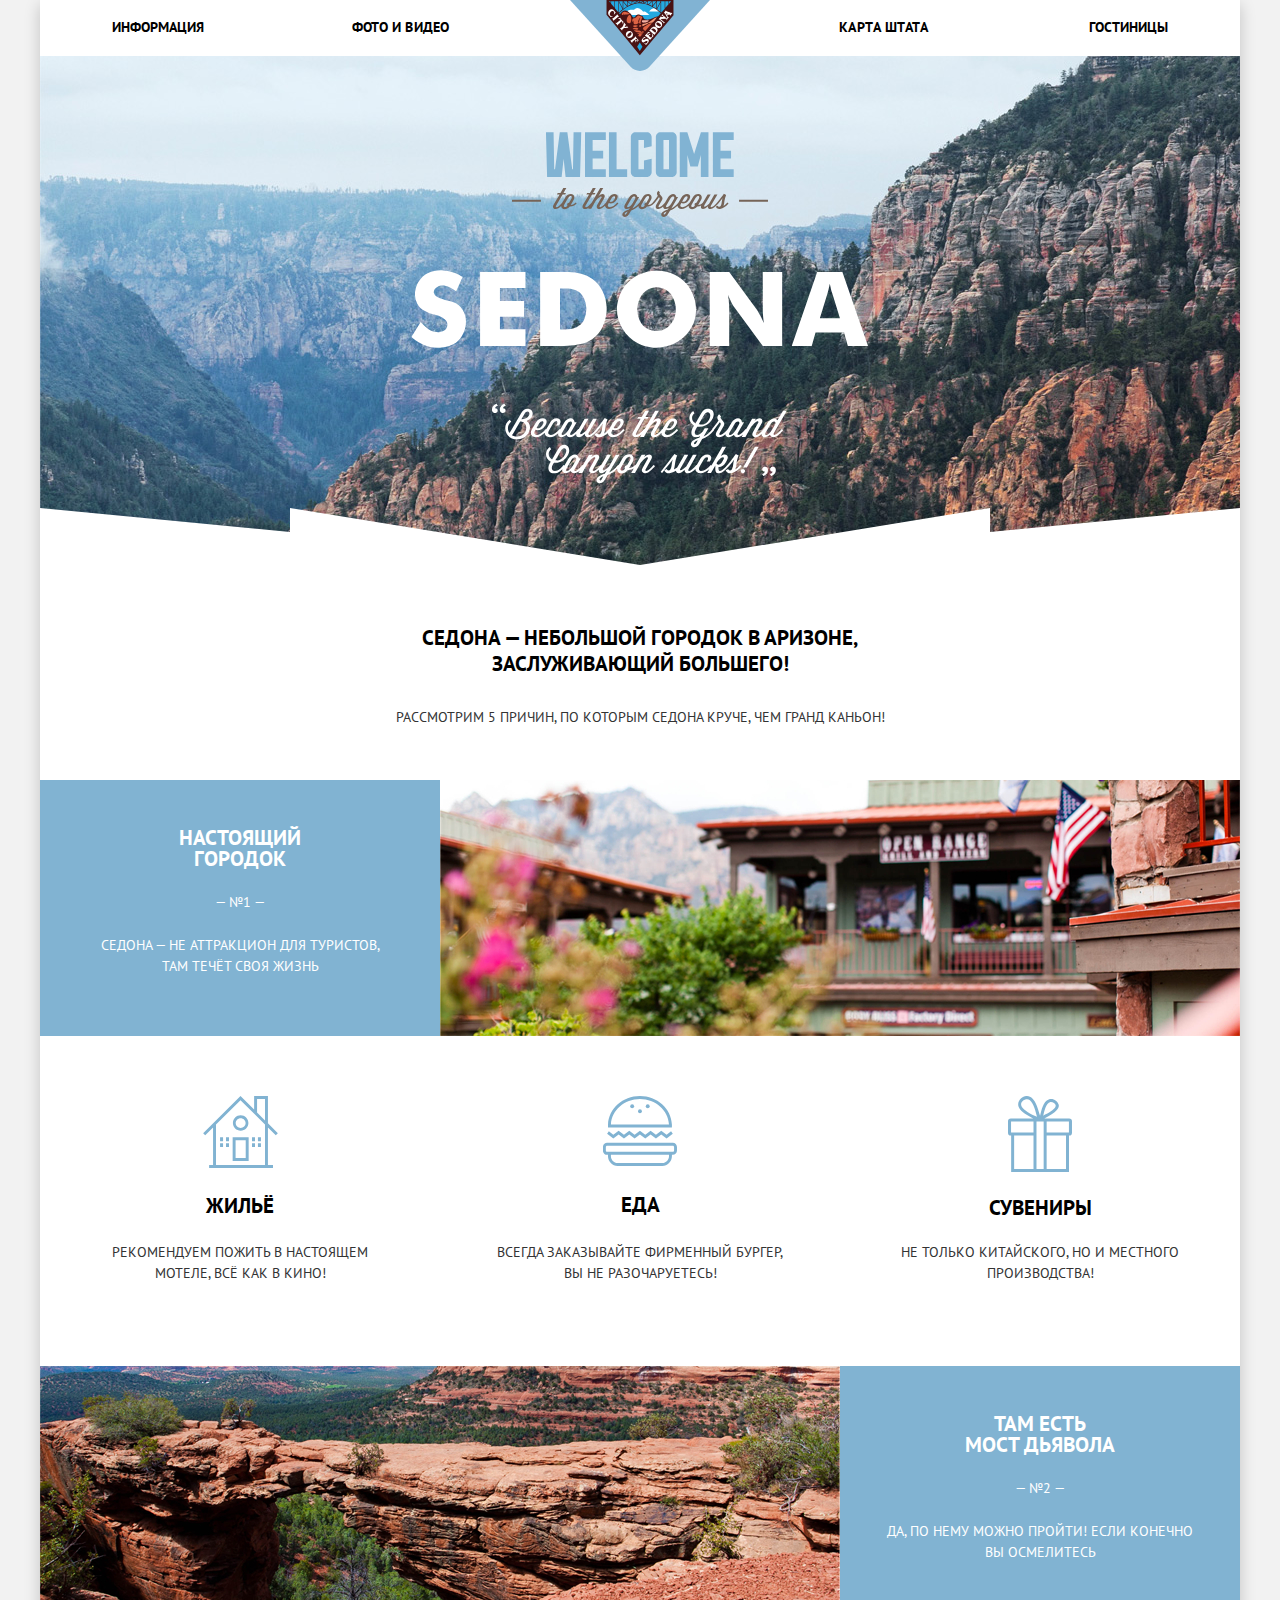
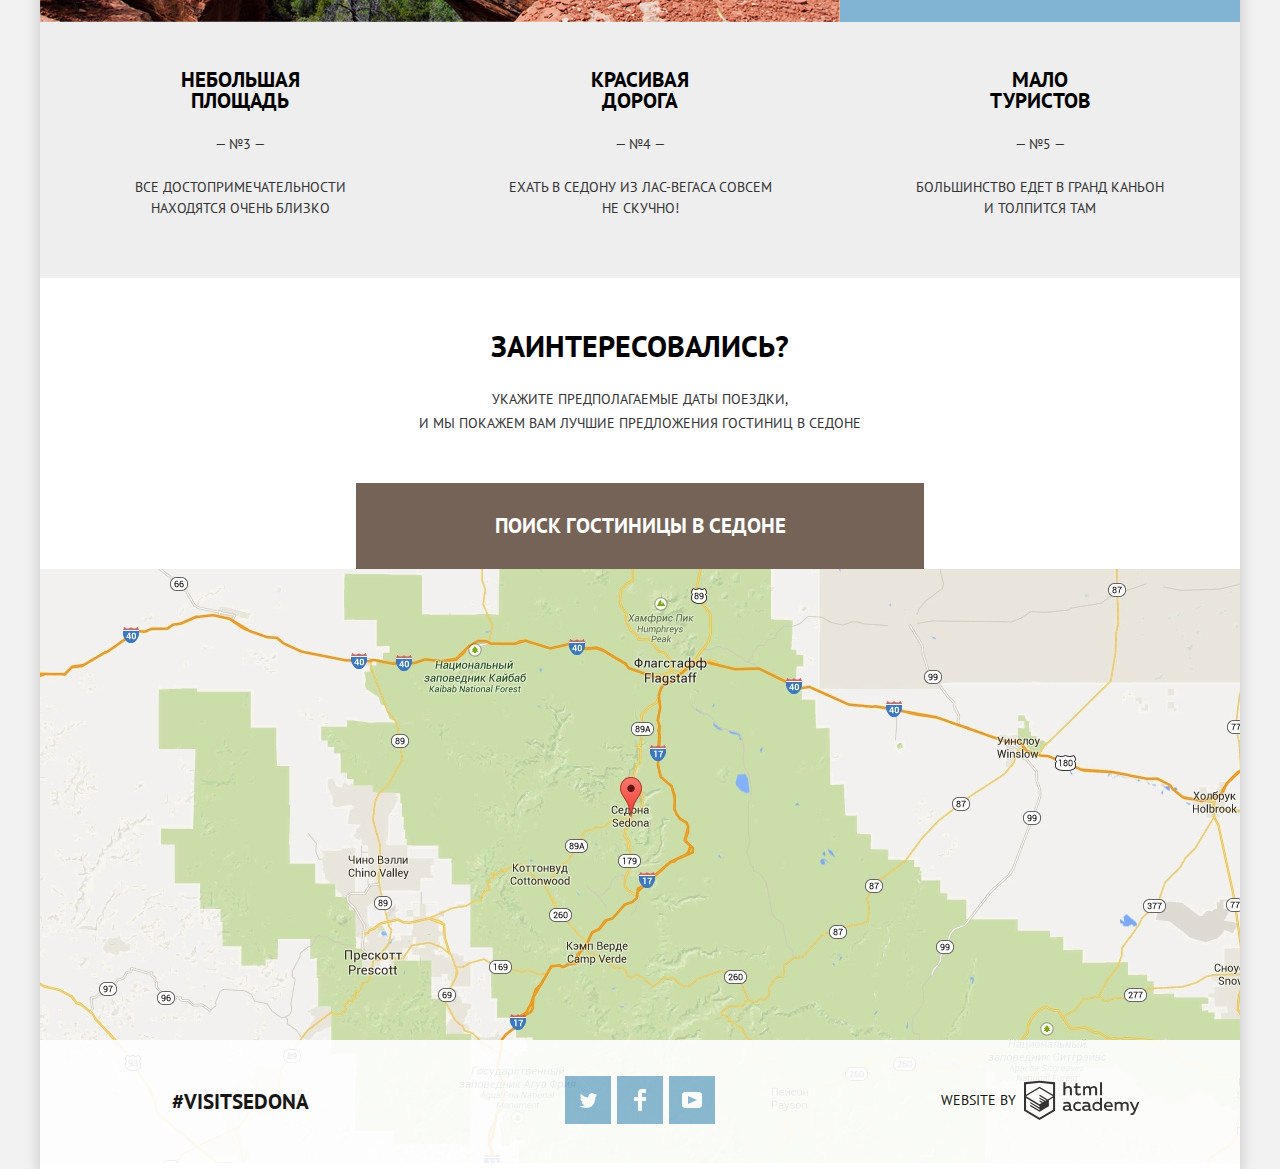
<file: index.html>
<!DOCTYPE html>
<html lang="ru">
  <head>
    <meta charset="utf-8">
    <title>HTML Academy: Седона</title>
    <link href="https://fonts.googleapis.com/css?family=PT+Sans:400,700&amp;subset=cyrillic" rel="stylesheet">
    <link rel="stylesheet" type="text/css" href="css/normalize.css">
    <link rel="stylesheet" type="text/css" href="css/style-mini.css">
  </head>
  <body>
    <div class="container">
      <header class="main-header">
        <nav class="main-navigation">
          <a class="main-header-logo">
            <img src="img/logo-city-sedona.svg" width="140" height="72" alt="Логотип города Седона">
          </a>
          <ul class="site-navigation">
            <li>
              <a class="link-style"  href="info.html">Информация</a>
            </li>
            <li>
              <a class="link-style" href="photo&video.html">Фото и видео</a>
            </li>
            <li>
              <a class="link-style" href="map.html">Карта штата</a>
            </li>
            <li>
              <a class="link-style" href="hotels.html">Гостиницы</a>
            </li>
          </ul>
        </nav>
      </header>
      <main>
        <h1 class="visually-hidden">Сайт курорта Седона</h1>
        <section class="greeting">
          <h2 class="visually-hidden">Добро пожаловать в Седону!</h2>
          <img class="welcome" src="img/welcome.svg" width="458" height="352" alt="Welcome -to the gordeous- Sedona">    
        </section>
        <section class="features">
          <h2 class="visually-hidden">Преимущества Седоны</h2>
          <b>Седона — небольшой городок в Аризоне,<span class="line-break"> заслуживающий большего!</span></b>
          <p>Рассмотрим 5 причин, по которым Седона круче, чем Гранд Каньон!</p>
          <ul class="features-items">
            <li class="blue">
              <h3>Настоящий<span class="line-break">городок</span></h3>
              <p>— №1 —</p>
              <p>Седона — не аттракцион для туристов,<span class="line-break"> там течёт своя жизнь</span></p>
            </li>
            <li class="photo">
              <img src="img/city.jpg" width="800" height="256" alt="Виды на улице Седоны">
            </li>
            <li class="icons">
              <svg xmlns="http://www.w3.org/2000/svg" width="75" height="72" viewBox="0 0 75 72"><g fill="#81B3D2"><path d="M29.656 65.033h16V41.21h-16v23.823zm2.937-20.899h10.125V62.11H32.593V44.134z"/><path d="M72.771 39.253l2.076-2.068-9.908-9.865V0H51.127v13.567L37.5 0 .152 37.185l2.077 2.068 7.832-7.795v37.618H6.124V72h63.875v-2.924H64.94V31.458l7.831 7.795zM62.002 69.076H12.999V28.534L37.5 4.149l24.502 24.385v40.542zm0-44.682l-7.938-7.902V2.924h7.938v21.47z"/><path d="M29.906 27.08c0 4.261 3.47 7.713 7.75 7.713 4.279 0 7.75-3.452 7.75-7.713 0-4.259-3.471-7.713-7.75-7.713-4.281 0-7.75 3.454-7.75 7.713zm7.75-4.945c2.744 0 4.969 2.214 4.969 4.945 0 2.732-2.225 4.948-4.969 4.948-2.746 0-4.97-2.216-4.97-4.948 0-2.731 2.225-4.945 4.97-4.945zM17.061 41.21h3v3.919h-3zM22.999 41.21h3v3.919h-3zM17.061 47.182h3v3.919h-3zM22.999 47.182h3v3.919h-3zM48.998 41.21h3v3.919h-3zM54.936 41.21h3v3.919h-3zM48.998 47.182h3v3.919h-3zM54.936 47.182h3v3.919h-3z"/></g></svg>
              <h3>Жильё</h3>
              <p>Рекомендуем пожить в настоящем<span class="line-break">мотеле, всё как в кино!</span></p>
            </li>
            <li class="icons">
              <svg xmlns="http://www.w3.org/2000/svg" width="74" height="70" viewBox="0 0 74 70"><g fill="#81B3D2"><path d="M69.854 46.71H4.051c-2.274 0-4.135 1.94-4.135 4.313v3.504c0 2.372 1.861 4.313 4.135 4.313h.93v1.053c0 5.536 4.341 10.065 9.648 10.065h44.646c5.306 0 9.648-4.529 9.648-10.065V58.84h.93c2.274 0 4.135-1.941 4.135-4.313v-3.504c0-2.373-1.86-4.313-4.134-4.313zm-3.848 13.184c0 3.871-3.019 7.021-6.73 7.021H14.629c-3.711 0-6.731-3.15-6.731-7.021v-1.053h58.107v1.053zm5.065-5.367c0 .688-.558 1.271-1.218 1.271H4.051c-.66 0-1.217-.582-1.217-1.271v-3.504c0-.688.558-1.271 1.217-1.271h65.802c.66 0 1.218.582 1.218 1.271v3.504zM15.634 38.406l5.323 4.059 5.326-4.059 5.328 4.059 5.328-4.059 5.328 4.059 5.329-4.059 5.327 4.059 5.33-4.06 5.336 4.059 6.194-4.712-1.72-2.459-4.474 3.403-5.336-4.057-5.33 4.056-5.327-4.057-5.329 4.057-5.328-4.057-5.328 4.057-5.328-4.057-5.325 4.057-5.323-4.057-5.327 4.057-4.467-3.401-1.721 2.457 6.188 4.714zM7.978 31.544H68.855c.041-.619.069-1.241.069-1.87 0-.394-.016-.783-.032-1.173C68.227 12.657 54.186 0 36.952 0 19.719 0 5.677 12.657 5.013 28.501c-.017.39-.032.78-.032 1.173 0 .629.028 1.251.07 1.87h2.927zM36.952 3.043c15.591 0 28.35 11.316 29.021 25.458H7.931c.673-14.142 13.43-25.458 29.021-25.458z"/><ellipse cx="36.952" cy="15.26" rx="1.945" ry="2.03"/><ellipse cx="29.172" cy="10.23" rx="1.946" ry="2.03"/><ellipse cx="44.732" cy="10.23" rx="1.946" ry="2.03"/></g></svg>
              <h3>Еда</h3>
              <p>Всегда заказывайте фирменный бургер,<span class="line-break">вы не разочаруетесь!</span></p>
            </li>
            <li class="icons">
              <svg xmlns="http://www.w3.org/2000/svg" width="64" height="76" viewBox="0 0 64 76"><path fill-rule="evenodd" clip-rule="evenodd" fill="#81B3D2" d="M61.097 22.501H36.312C50.125 15.602 51.229 11.25 50.72 8.816c-1.162-3.963-5.692-7.023-10.002-5.407-5.569 2.089-7.137 10.388-8.644 16.387-1.924-6.07-3.784-13.814-8.136-17.737C22.677.921 20.843-.205 18.175.031c-4.026.356-9.802 5.382-7.458 10.981 2.251 5.378 9.687 8.777 14.578 11.489H2.879A2.882 2.882 0 0 0 0 25.37v11.322a2.882 2.882 0 0 0 2.879 2.869h.274V76h57.841V39.561h.103a2.882 2.882 0 0 0 2.88-2.869V25.37a2.882 2.882 0 0 0-2.88-2.869zM42.413 5.944c2.103-.31 4.982 1.299 5.255 3.209.393 2.756-3.4 5.255-5.086 6.421-2.523 1.744-4.928 2.643-7.287 4.055.884-3.69 2.549-13.011 7.118-13.685zm-22.882 9.968c-2.225-1.485-6.544-4.431-6.44-7.771.112-3.595 5.743-6.57 8.814-3.886 3.856 3.371 5.713 11.105 7.119 16.557-3.249-1.539-6.328-2.788-9.493-4.9zm5.972 57.114H6.136V39.561h19.368v33.465zm0-36.502H3.046V25.538h22.457v10.986zm10.157 0v36.503h-7.174V25.538h7.174v10.986zm22.351 36.502H38.644V39.561h19.367v33.465zm2.92-36.502H38.644V25.538h22.287v10.986z"/></svg>
              <h3>Сувениры</h3>
              <p>Не только китайского, но и местного<span class="line-break"> производства!</span></p>          
            </li>
            <li class="photo">
              <img src="img/devil-brige.jpg" width="800" height="256" alt="Вид на Мост Дьявола">
            </li>
            <li class="blue">
              <h3>Там есть<span class="line-break">Мост дьявола</span></h3>
              <p>— №2 —</p>
              <p>Да, по нему можно пройти! Если конечно<span class="line-break"> вы осмелитесь</span></p>
            </li>
            <li class="grey">
              <h3>Небольшая<span class="line-break">площадь</span></h3>
              <p>— №3 —</p>
              <p>Все достопримечательности<span class="line-break">находятся очень близко</span></p>
            </li>
            <li class="grey">
              <h3>Красивая<span class="line-break">дорога</span></h3>
              <p>— №4 —</p>
              <p>Ехать в Седону из Лас-Вегаса совсем<span class="line-break">не скучно!</span></p>
            </li>
            <li class="grey">
              <h3>Мало<span class="line-break">туристов</span></h3>
              <p>— №5 —</p>
              <p>Большинство едет в гранд каньон<span class="line-break">и толпится там</span></p>
            </li>
          </ul>     
        </section>
        <section class="search">
          <h2 class="visually-hidden">Карта и поиск жилья</h2>
          <b>Заинтересовались?</b>
          <p>Укажите предполагаемые даты поездки,<span class="line-break"> и мы покажем вам лучшие предложения гостиниц в Седоне</span></p>
          
          <div class="relativ-wrap">
            <button class="search-form-button relativ-wrap" type="button">Поиск гостиницы в Седоне</button>                  
            <section class="search-form-modal">
              <h2 class="visually-hidden">Форма поиска гостиницы</h2>
              <form class="searh-form" method="get" action="https://echo.htmlacademy.ru">
               <p>
                <label for="date-arrival"> Дата заезда:</label>
                <input type="text" name="date-arrival" id="date-arrival" placeholder="24 апреля 2017">
                <button class="calendar-arrival" type="button" name="calendar-arrival">Выбор даты заезда
                  <svg xmlns="http://www.w3.org/2000/svg" width="21" height="22" viewBox="0 0 21 22">
                    <path fill="#cacaca" d="M19.251 2.025h-2.845V.648c0-.381-.294-.689-.656-.689-.363 0-.656.308-.656.689v1.377h-3.938V.648c0-.381-.294-.689-.655-.689-.363 0-.657.308-.657.689v1.377H5.906V.648c0-.381-.294-.689-.656-.689-.363 0-.657.308-.657.689v1.377H1.75C.784 2.025 0 2.847 0 3.862v16.302C0 21.179.784 22 1.75 22h17.501c.966 0 1.749-.821 1.749-1.836V3.862c0-1.015-.783-1.837-1.749-1.837zm.437 18.139a.448.448 0 0 1-.437.459H1.75a.45.45 0 0 1-.438-.459V3.862a.45.45 0 0 1 .438-.459h2.844v1.378c0 .381.294.689.657.689.362 0 .656-.308.656-.689V3.403h3.938v1.378c0 .381.294.689.657.689.361 0 .655-.308.655-.689V3.403h3.938v1.378c0 .381.293.689.656.689.362 0 .656-.308.656-.689V3.403h2.845c.241 0 .437.206.437.459v16.302z"/>
                    <path fill="#cacaca" d="M4.594 8.225h2.625v2.066H4.594zM4.594 11.668h2.625v2.067H4.594zM4.594 15.112h2.625v2.066H4.594zM9.188 15.112h2.625v2.066H9.188zM9.188 11.668h2.625v2.067H9.188zM9.188 8.225h2.625v2.066H9.188zM13.781 15.112h2.625v2.066h-2.625zM13.781 11.668h2.625v2.067h-2.625zM13.781 8.225h2.625v2.066h-2.625z"/>
                  </svg>
                </button>
               </p>
               <p>
                <label for="date-departure" >Дата выезда:</label>
                <input type="text" name="date-departure" id="date-departure" placeholder="4 июля 2017">
                <button class="calendar-departure" type="button" name="calendar-departure">Выбор даты выезда 
                  <svg xmlns="http://www.w3.org/2000/svg" width="21" height="22" viewBox="0 0 21 22">
                    <path fill="#cacaca" d="M19.251 2.025h-2.845V.648c0-.381-.294-.689-.656-.689-.363 0-.656.308-.656.689v1.377h-3.938V.648c0-.381-.294-.689-.655-.689-.363 0-.657.308-.657.689v1.377H5.906V.648c0-.381-.294-.689-.656-.689-.363 0-.657.308-.657.689v1.377H1.75C.784 2.025 0 2.847 0 3.862v16.302C0 21.179.784 22 1.75 22h17.501c.966 0 1.749-.821 1.749-1.836V3.862c0-1.015-.783-1.837-1.749-1.837zm.437 18.139a.448.448 0 0 1-.437.459H1.75a.45.45 0 0 1-.438-.459V3.862a.45.45 0 0 1 .438-.459h2.844v1.378c0 .381.294.689.657.689.362 0 .656-.308.656-.689V3.403h3.938v1.378c0 .381.294.689.657.689.361 0 .655-.308.655-.689V3.403h3.938v1.378c0 .381.293.689.656.689.362 0 .656-.308.656-.689V3.403h2.845c.241 0 .437.206.437.459v16.302z"/>
                    <path fill="#cacaca" d="M4.594 8.225h2.625v2.066H4.594zM4.594 11.668h2.625v2.067H4.594zM4.594 15.112h2.625v2.066H4.594zM9.188 15.112h2.625v2.066H9.188zM9.188 11.668h2.625v2.067H9.188zM9.188 8.225h2.625v2.066H9.188zM13.781 15.112h2.625v2.066h-2.625zM13.781 11.668h2.625v2.067h-2.625zM13.781 8.225h2.625v2.066h-2.625z"/>
                  </svg>
                </button>
               </p>            
               <p class="number-person">
                <label for="number-of-adults">Взрослые:</label>
                <button class="minus-adults" type="button" name="minus-adults">Убавить количество взрослых</button>
                <input type="text" name="number-of-adults" id="number-of-adults" maxlength="1" pattern="\d" placeholder="2" >
                <button class="pluse-adults" type="button" name="pluse-adults">Добавить количество взрослых</button>
                <label for="number-of-children">Дети:</label>
                <button class="minus-children" type="button" name="minus-children">Убавить количество детей</button>  
                <input type="text" name="number-of-children" id="number-of-children" maxlength="1" pattern="\d" placeholder="0">
                <button class="pluse-children" type="button" name="pluse-children">Добавить количество детей</button>
               </p>
               <button class="find" type="submit" >Найти</button>
              </form>
            </section>      
          </div>
          <div class="relativ-wrap">
            <iframe class="interactive-map" src="https://www.google.com/maps/embed?pb=!1m18!1m12!1m3!1d592551.1759849293!2d-111.8697868178555!3d34.869618891754264!2m3!1f0!2f0!3f0!3m2!1i1024!2i768!4f13.1!3m3!1m2!1s0x872da132f942b00d%3A0x5548c523fa6c8efd!2z0KHQtdC00L7QvdCwLCDQkNGA0LjQt9C-0L3QsCA4NjMzNiwg0KHQqNCQ!5e0!3m2!1sru!2sru!4v1545480810136" width="1200" height="474" style="border:0" allowfullscreen aria-label="Интерактивная дорожная карта окрестностей Седоны"></iframe>
            <img src="img/map.jpg" width="1200" height="594" alt="Дорожная карта окрестностей Седоны">
          </div>
        </section>
      </main>
      <footer class="main-footer relativ-footer">
        <a class="link-style visitsedona" href="#">#visitsedona</a>
        <ul class="footer-social">
          <li>
            <a class="twitter opacity" href="#">Твитер
              <svg xmlns="http://www.w3.org/2000/svg" xmlns:xlink="http://www.w3.org/1999/xlink" width="17" height="15" viewBox="0 0 17 15">
                <path fill="#FFF" d="M10.95.144c1.685-.496 2.984.27 3.577 1.179.673-.231 1.331-.481 2.011-.708a2.345 2.345 0 0 1-.857 1.768c.685.17 1.304-.491 1.304-.491-.169 1-1.006 1.788-1.563 2.024-.231 6.75-3.175 11.217-10.077 11.082h-.446c-.41 0-4.164-.46-4.898-1.887 2.271.196 3.893-.422 4.693-1.177-.96-.3-2.679-.477-2.979-2.95.349.106.564.228 1.19.119C1.705 8.247.374 7.53.448 5.33c.285.328 1.067.536 1.34.472C1.085 5.561-.182 2.442.894.85c1.818 1.854 3.735 3.606 7.152 3.773C8.254 2.33 9.183.793 10.95.144z"/>
              </svg>
            </a>
          </li>
          <li>
            <a class="facebook opacity" href="#">Фейсбук
              <svg xmlns="http://www.w3.org/2000/svg" width="12" height="22" viewBox="0 0 12 22">
                <path fill="#FFF" d="M12 4V0H8a4 4 0 0 0-4 4v4H0v4h4v10h4V12h4V8H8V4h4z"/>
              </svg>
            </a>
          </li>
          <li>
            <a class="youtube opacity" href="#">Ютуб
              <svg xmlns="http://www.w3.org/2000/svg" xmlns:xlink="http://www.w3.org/1999/xlink" width="20" height="16" viewBox="0 0 20 16">
                <path fill="#FFF" d="M17 0H3C1.35 0 0 1.35 0 3v10c0 1.65 1.35 3 3 3h14c1.65 0 3-1.35 3-3V3c0-1.65-1.35-3-3-3zM6.027 11.998V4.002L15.014 8l-8.987 3.998z"/>
              </svg>
            </a>
          </li>
        </ul>
        <p class="footer-copyright">
          <span>website by</span>
          <a class="Academy" href="https://htmlacademy.ru/intensive/htmlcss" target="blank">
            <svg xmlns="http://www.w3.org/2000/svg" width="115" height="41" aria-label="Логотип HTML-Academy" data-name="Layer 1" viewBox="0 0 113 39">
              <path fill="#231f20" d="M46.84 28.22a2.07 2.07 0 0 0 .58-.11v1.4a3.41 3.41 0 0 1-1.24.22 1.75 1.75 0 0 1-1.75-1 5.08 5.08 0 0 1-3.3 1.13c-1.59 0-3.06-.87-3.06-2.68 0-2.24 2.08-2.93 3.9-2.93a11.63 11.63 0 0 1 2.28.26v-.31c0-1.09-.8-1.86-2.3-1.86a7.79 7.79 0 0 0-3.15.67v-1.79a10.72 10.72 0 0 1 3.35-.58c2.48 0 4 1.18 4 3.83v3.14a.57.57 0 0 0 .69.61zm-6.76-1.19a1.42 1.42 0 0 0 1.64 1.29 3.56 3.56 0 0 0 2.53-1v-1.51a10.21 10.21 0 0 0-1.9-.22c-1.1.01-2.27.35-2.27 1.45zM53.06 20.62a5.29 5.29 0 0 1 2.7.67v1.79a4.28 4.28 0 0 0-2.42-.73 2.89 2.89 0 1 0 0 5.76 5.26 5.26 0 0 0 2.55-.67v1.8a6.58 6.58 0 0 1-2.9.6 4.42 4.42 0 0 1-4.72-4.54 4.54 4.54 0 0 1 4.79-4.68zM65.84 28.22a2.07 2.07 0 0 0 .58-.11v1.4a3.41 3.41 0 0 1-1.24.22 1.75 1.75 0 0 1-1.75-1 5.08 5.08 0 0 1-3.3 1.13c-1.59 0-3.06-.87-3.06-2.68 0-2.24 2.08-2.93 3.9-2.93a11.63 11.63 0 0 1 2.28.26v-.31c0-1.09-.8-1.86-2.3-1.86a7.79 7.79 0 0 0-3.15.67v-1.79a10.72 10.72 0 0 1 3.35-.58c2.48 0 4 1.18 4 3.83v3.14a.57.57 0 0 0 .69.61zm-6.76-1.19a1.42 1.42 0 0 0 1.64 1.29 3.56 3.56 0 0 0 2.53-1v-1.51a10.21 10.21 0 0 0-1.9-.22c-1.11.01-2.27.35-2.27 1.45zM76.67 16.85v12.76h-1.76v-1.39a4.07 4.07 0 0 1-3.35 1.62 4.62 4.62 0 0 1 0-9.22 4 4 0 0 1 3.15 1.37v-5.14h2zm-4.76 5.48a2.9 2.9 0 0 0 0 5.8 3 3 0 0 0 2.79-1.84v-2.13a3.06 3.06 0 0 0-2.79-1.83zM82.99 20.62c3.48 0 4.68 2.81 4.12 5.34h-6.58c.22 1.57 1.75 2.22 3.35 2.22a6.41 6.41 0 0 0 2.77-.62v1.68a7.5 7.5 0 0 1-3.14.6c-2.68 0-5-1.53-5-4.61a4.39 4.39 0 0 1 4.48-4.61zm.09 1.62a2.39 2.39 0 0 0-2.57 2.26h4.85a2.06 2.06 0 0 0-2.28-2.26zM89.1 29.61v-8.75h1.73v1.09a4 4 0 0 1 2.92-1.33 3 3 0 0 1 2.73 1.4 4.33 4.33 0 0 1 3.06-1.4 3.21 3.21 0 0 1 3.32 3.52v5.47h-2V24.2a1.67 1.67 0 0 0-1.73-1.84 2.94 2.94 0 0 0-2.17 1.18V29.61h-2V24.2a1.67 1.67 0 0 0-1.73-1.84 3.11 3.11 0 0 0-2.32 1.35v5.91h-2zM111.47 20.86h2l-4.1 9.93c-.95 2.28-2.19 3-3.52 3a5 5 0 0 1-1.15-.15v-1.66a3 3 0 0 0 .89.13c.95 0 1.66-.67 2.17-2l.18-.44-4.16-8.82h2.13l3 6.6zM40.66 1.53v5a4 4 0 0 1 2.83-1.2A3.41 3.41 0 0 1 47.1 8.9v5.41h-2V9.15a1.9 1.9 0 0 0-2-2.1 3.08 3.08 0 0 0-2.44 1.46v5.8h-2V1.53h2zM52.43 2.42v3.12h3.17v1.71h-3.17v4c0 1.15.53 1.53 1.66 1.53a4.71 4.71 0 0 0 1.77-.35v1.68a7.14 7.14 0 0 1-2.35.38 2.68 2.68 0 0 1-3-2.88V7.23h-1.6V5.52h1.57V2.88zM58.1 14.29V5.54h1.73v1.09a4 4 0 0 1 2.92-1.33 3 3 0 0 1 2.73 1.4 4.33 4.33 0 0 1 3.06-1.4 3.21 3.21 0 0 1 3.32 3.52v5.47h-2V8.88a1.67 1.67 0 0 0-1.73-1.84 2.94 2.94 0 0 0-2.17 1.18V14.29h-2V8.88a1.67 1.67 0 0 0-1.73-1.84 3.11 3.11 0 0 0-2.32 1.35v5.91h-2zM74.72 1.52h1.95v12.76h-1.95zM15.44.02h-.16L0 1.62v28l15.28 9.09 15.28-9.09v-28zm13.12 28.45l-13.28 7.9L2 28.47V16.99l13.22 7.87v1.43l-9.07-5.4v1.38l9.11 5.47v1.46l-9.1-5.42v1.38l9.11 5.47 9.19-5.5V19.22l4.1-2.45v11.67zm0-13.16l-3.65 2.14-1.68 1-8-4.76v1.38l6.84 4.07h-.06l-.15.09-1 .57-5.64-3.36v1.38l4.45 2.65-1.05.7-3.36-2v1.38l2.21 1.3-2.25 1.35-13.16-7.82 13.17-7.92zm0-1.39L15.21 6.05l-13.2 7.86V3.41l13.28-1.39 13.28 1.39v10.51z"/>
            </svg>
          </a>         
        </p>
      </footer>   
    </div>
    <script type="text/javascript" src="js/script-mini.js" ></script>  
  </body>
</html>
</file>
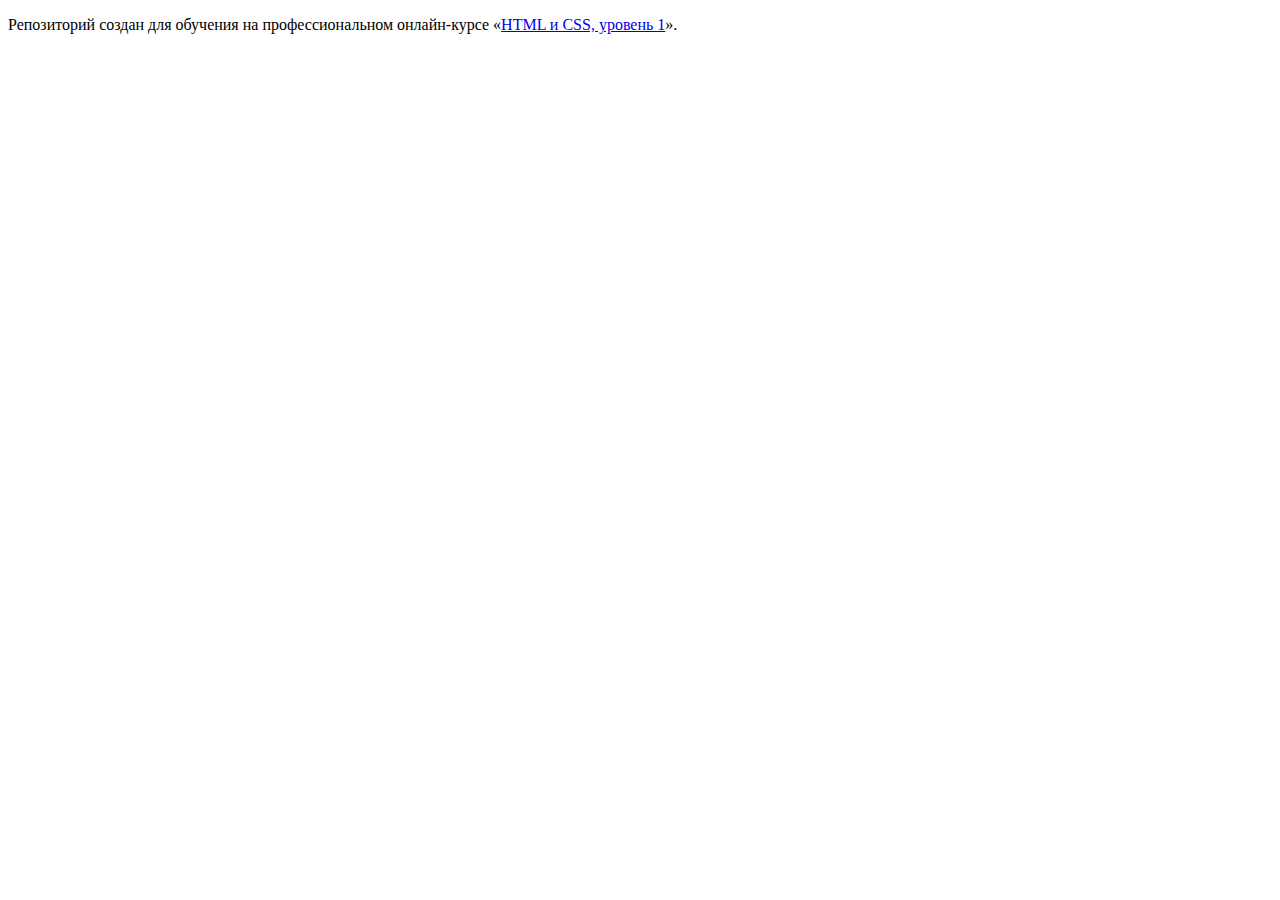
<file: master/index.html>
<!DOCTYPE html>
<html lang="ru">
  <head>
    <meta charset="utf-8">
    <title>HTML Academy: Седона</title>
    <base href="https://htmlacademy-htmlcss.github.io/854509-sedona/master/">
</head>
  <body>

    <p>Репозиторий создан для обучения на профессиональном онлайн‑курсе «<a href="https://htmlacademy.ru/intensive/htmlcss">HTML и CSS, уровень 1</a>».</p>

  </body>
</html>
</file>
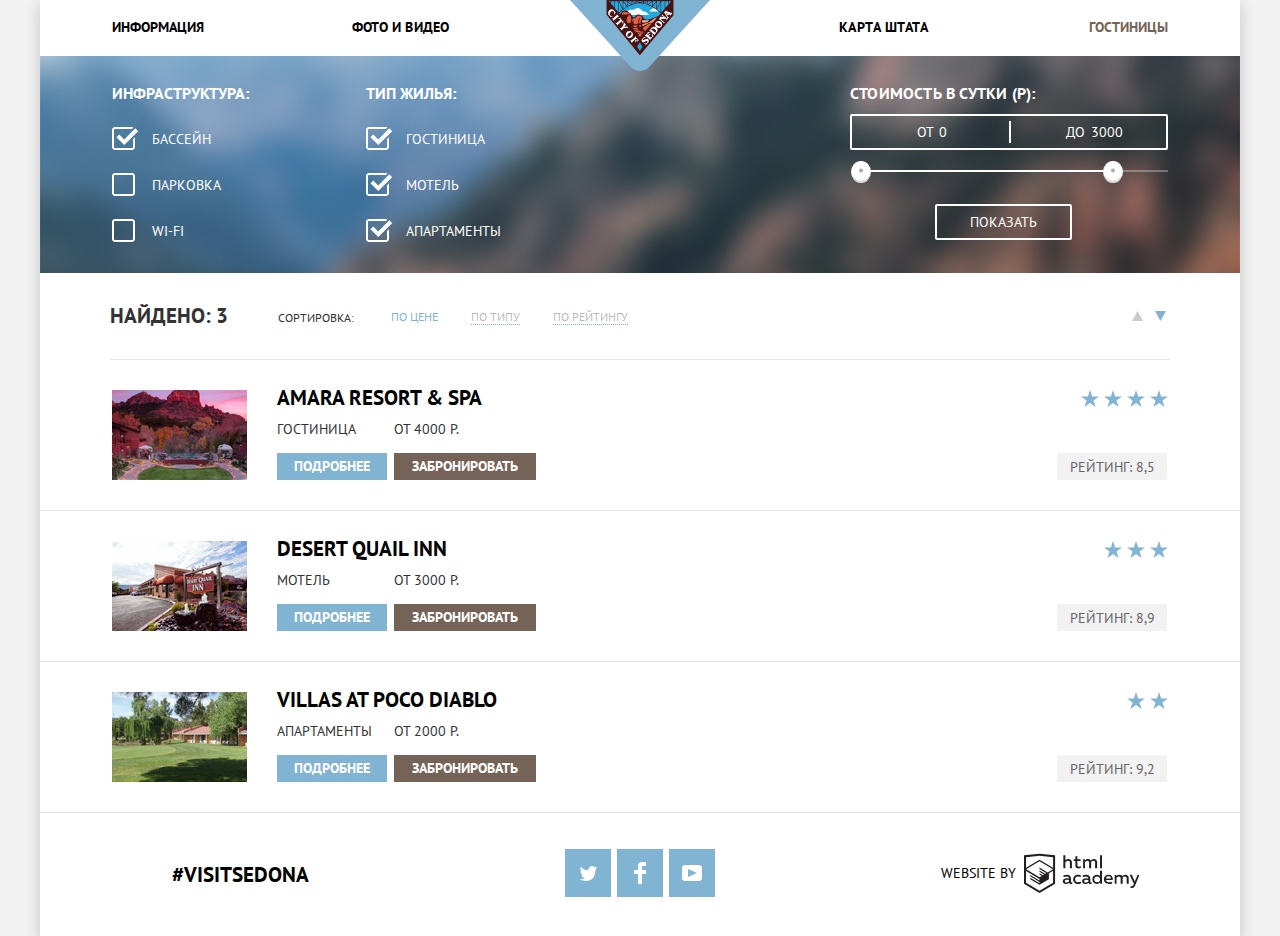
<file: hotels.html>
<!DOCTYPE html>
<html lang="ru">
  <head>
    <meta charset="utf-8">
    <title>HTML Academy: Седона</title>
    <link href="https://fonts.googleapis.com/css?family=PT+Sans:400,700&amp;subset=cyrillic" rel="stylesheet">
    <link rel="stylesheet" type="text/css" href="css/normalize.css">
    <link rel="stylesheet" type="text/css" href="css/style-mini.css">
  </head>
  <body class="inner-page">
    <div class="container">
      <header class="main-header">      
        <nav class="main-navigation">
          <a class="main-header-logo" href="index.html">
            <img src="img/logo-city-sedona.svg" width="140" height="72" alt="Логотип города Седона">
          </a>
          <ul class="site-navigation">
            <li>
              <a class="link-style" href="info.html">Информация</a>
            </li>
            <li>
              <a class="link-style" href="photo&video.html">Фото и видео</a>
            </li>
            <li>
              <a class="link-style" href="map.html">Карта штата</a>
            </li>
            <li class="main-navigation-current">
              <a class="link-style" href="#">Гостиницы</a>
            </li>
          </ul>
        </nav>
      </header>
      <main>
        <h1 class="visually-hidden">Поиск гостиницы в Седоне</h1>
        <section class="hotels-filter">
          <h2 class="visually-hidden">Фильтр поиска гостиницы</h2>
          <form class="filters container-second" method="get"  action="https://echo.htmlacademy.ru"> 
            <fieldset>
              <legend>Инфраструктура:</legend>
              <ul>
                <li>                
                  <input class="checkbox visually-hidden" type="checkbox" name="pool" id="pool" checked>
                  <label for="pool" >Бассейн</label>
                </li>
                <li>
                  <input class="checkbox visually-hidden" type="checkbox" name="parking" id="parking">
                  <label for="parking" >Парковка</label>
                </li>
                <li>
                  <input class="checkbox visually-hidden" type="checkbox" name="wi-fi" id="wi-fi">
                  <label for="wi-fi" >wi-fi</label>
                </li>
              </ul>            
            </fieldset>
            <fieldset>
              <legend>Тип жилья:</legend>
              <ul>
                <li>
                  <input class="checkbox visually-hidden" type="checkbox" name="hotel" id="hotel" checked>
                  <label for="hotel" >Гостиница</label>
                </li>
                <li>
                  <input class="checkbox visually-hidden" type="checkbox" name="motel" id="motel" checked>
                  <label for="motel" >Мотель</label>                
                </li>
                <li>
                  <input class="checkbox visually-hidden" type="checkbox" name="apartaments" id="apartaments" checked>
                  <label for="apartaments">Апартаменты</label>
                </li>
              </ul>
            </fieldset>
            <fieldset class="cost-filter">
              <legend>Стоимость в сутки (Р):</legend>
              <div class="cost-value">
                <label>От
                  <input type="text" name="cost-min" id="cost-min" maxlength="9" pattern="^[ 0-9]+$" placeholder="0" aria-label="Цена от">
                </label>
                <label>До
                  <input type="text" name="cost-max" id="cost-max" maxlength="9" pattern="^[ 0-9]+$" placeholder="3000" aria-label="Цена до">
                </label>
              </div>
              <div class="slider">
                <button class="slider-button" type="button" aria-label="Кнопка ползунка левая"></button>
                <button class="slider-button" type="button" aria-label="Кнопка ползунка правая"></button>
              </div>
              <button class="submit-button" type="submit">Показать</button>
            </fieldset>
          </form>        
        </section>
        <section class="hotels-list">
          <h2 class="visually-hidden">Список гостиниц</h2>
          <div class="list-sort grey-line container-second">            
            <h3 class="find">Найдено: 3</h3>
            <p class="find">Сортировка:</p>
            <div class="first">
              <a href="#" class="active">По цене</a>
              <a href="#">По типу</a>
              <a href="#">По рейтингу</a>
            </div>
            <div class="second">
              <a href="#" class="up" aria-label="Упорядочить по возрастанию">
                <svg xmlns="http://www.w3.org/2000/svg" width="11" height="10" viewBox="0 0 11 10">
                  <path fill="#cacaca" d="M5.5 0L0 10h11z"/>
                </svg>
              </a>
              <a href="#" class="down active" aria-label="Упорядочить по убыванию">
                <svg xmlns="http://www.w3.org/2000/svg" width="11" height="10" viewBox="0 0 11 10">
                  <path fill="#cacaca" d="M5.5 10L0 0h11"/>
                </svg>
              </a>
            </div>
          </div>
          <ul>
            <li class="grey-line">
              <div class="container-second">
                <div class="hotel-data">
                  <img src="img/minifoto-hotels-amara.jpg" width="135" height="90" alt="Гостиница Амара">
                  <div class="text-wrap">
                    <a class="link-style hotel-page" href="#">
                      <h3>Amara resort & spa</h3>
                    </a>
                    <p class="left-group">
                      <span>Гостиница</span>
                      <a class="detail btn" href="#">Подробнее</a>
                    </p>
                    <p class="right-group">
                      <span>от 4000 р.</span>
                      <a class="book btn" href="#">Забронировать</a>
                    </p>
                  </div>
                </div>
                <div class="hotel-ranking ">
                  <p class="hotel-stars">
                    <img src="img/star.svg" width="18" height="17" alt="4 out of 5 stars">
                    <img src="img/star.svg" width="18" height="17" alt="">
                    <img src="img/star.svg" width="18" height="17" alt="">
                    <img src="img/star.svg" width="18" height="17" alt="">
                  </p>
                  <p class="ranking-block">Рейтинг: 8,5</p> 
                </div>
              </div>
            </li>
            <li class="grey-line">
              <div class="container-second">
                <div class="hotel-data">
                  <img src="img/minifoto-hotels-desert.jpg" width="135" height="90" alt="Мотель Desert Quail">
                  <div class="text-wrap">
                    <a class="link-style hotel-page" href="#">
                      <h3>Desert Quail INN</h3>
                    </a>
                    <p class="left-group">
                      <span>Мотель</span>
                      <a class="detail btn" href="#">Подробнее</a>
                    </p>
                    <p class="right-group">
                      <span>от 3000 р.</span>
                      <a class="book btn" href="#">Забронировать</a>
                    </p>
                  </div>
                </div>
                <div class="hotel-ranking">
                  <p class="hotel-stars">
                    <img src="img/star.svg" width="18" height="17" alt="3 out of 5 stars">
                    <img src="img/star.svg" width="18" height="17" alt="">
                    <img src="img/star.svg" width="18" height="17" alt="">
                  </p>
                  <p class="ranking-block">Рейтинг: 8,9</p> 
                </div>
              </div>
            </li>
            <li class="grey-line">
              <div class="container-second">  
                <div class="hotel-data">
                  <img src="img/minifoto-hotels-diablo.jpg" width="135" height="90" alt="Апартаменты Villas at POCO DIABLO">
                  <div class="text-wrap">
                    <a class="link-style hotel-page" href="#">
                      <h3>Villas at POCO DIABLO</h3>
                    </a>
                    <p class="left-group">
                      <span>Апартаменты</span>
                      <a class="detail btn" href="#">Подробнее</a>
                    </p>
                    <p class="right-group">
                      <span>от 2000 р.</span>
                      <a class="book btn" href="#">Забронировать</a>
                    </p>
                  </div>
                </div>                
                <div class="hotel-ranking">
                  <p class="hotel-stars">
                    <img src="img/star.svg" width="18" height="17" alt="2 out of 5 stars">
                    <img src="img/star.svg" width="18" height="17" alt="">
                  </p>              
                  <p class="ranking-block">Рейтинг: 9,2</p>              
                </div>
              </div>
            </li> 
          </ul>        
        </section>      
      </main>
      <footer class="main-footer">
        <a class="link-style visitsedona" href="#">#visitsedona</a>
        <ul class="footer-social">
          <li>
            <a class="twitter opacity" href="#">Твитер
              <svg xmlns="http://www.w3.org/2000/svg" xmlns:xlink="http://www.w3.org/1999/xlink" width="17" height="15" viewBox="0 0 17 15">
                <path fill="#FFF" d="M10.95.144c1.685-.496 2.984.27 3.577 1.179.673-.231 1.331-.481 2.011-.708a2.345 2.345 0 0 1-.857 1.768c.685.17 1.304-.491 1.304-.491-.169 1-1.006 1.788-1.563 2.024-.231 6.75-3.175 11.217-10.077 11.082h-.446c-.41 0-4.164-.46-4.898-1.887 2.271.196 3.893-.422 4.693-1.177-.96-.3-2.679-.477-2.979-2.95.349.106.564.228 1.19.119C1.705 8.247.374 7.53.448 5.33c.285.328 1.067.536 1.34.472C1.085 5.561-.182 2.442.894.85c1.818 1.854 3.735 3.606 7.152 3.773C8.254 2.33 9.183.793 10.95.144z"/>
              </svg>
            </a>
          </li>
          <li>
            <a class="facebook opacity" href="#">Фейсбук
              <svg xmlns="http://www.w3.org/2000/svg" width="12" height="22" viewBox="0 0 12 22">
                <path fill="#FFF" d="M12 4V0H8a4 4 0 0 0-4 4v4H0v4h4v10h4V12h4V8H8V4h4z"/>
              </svg>
            </a>
          </li>
          <li>
            <a class="youtube opacity" href="#">Ютуб
              <svg xmlns="http://www.w3.org/2000/svg" xmlns:xlink="http://www.w3.org/1999/xlink" width="20" height="16" viewBox="0 0 20 16">
                <path fill="#FFF" d="M17 0H3C1.35 0 0 1.35 0 3v10c0 1.65 1.35 3 3 3h14c1.65 0 3-1.35 3-3V3c0-1.65-1.35-3-3-3zM6.027 11.998V4.002L15.014 8l-8.987 3.998z"/>
              </svg>
            </a>
          </li>
        </ul> 
        <p class="footer-copyright">
          <span>website by</span>
          <a class="Academy" href="https://htmlacademy.ru/intensive/htmlcss" target="blank">
            <svg xmlns="http://www.w3.org/2000/svg" width="115" height="41" aria-label="Логотип HTML-Academy" data-name="Layer 1" viewBox="0 0 113 39">
              <path fill="#231f20" d="M46.84 28.22a2.07 2.07 0 0 0 .58-.11v1.4a3.41 3.41 0 0 1-1.24.22 1.75 1.75 0 0 1-1.75-1 5.08 5.08 0 0 1-3.3 1.13c-1.59 0-3.06-.87-3.06-2.68 0-2.24 2.08-2.93 3.9-2.93a11.63 11.63 0 0 1 2.28.26v-.31c0-1.09-.8-1.86-2.3-1.86a7.79 7.79 0 0 0-3.15.67v-1.79a10.72 10.72 0 0 1 3.35-.58c2.48 0 4 1.18 4 3.83v3.14a.57.57 0 0 0 .69.61zm-6.76-1.19a1.42 1.42 0 0 0 1.64 1.29 3.56 3.56 0 0 0 2.53-1v-1.51a10.21 10.21 0 0 0-1.9-.22c-1.1.01-2.27.35-2.27 1.45zM53.06 20.62a5.29 5.29 0 0 1 2.7.67v1.79a4.28 4.28 0 0 0-2.42-.73 2.89 2.89 0 1 0 0 5.76 5.26 5.26 0 0 0 2.55-.67v1.8a6.58 6.58 0 0 1-2.9.6 4.42 4.42 0 0 1-4.72-4.54 4.54 4.54 0 0 1 4.79-4.68zM65.84 28.22a2.07 2.07 0 0 0 .58-.11v1.4a3.41 3.41 0 0 1-1.24.22 1.75 1.75 0 0 1-1.75-1 5.08 5.08 0 0 1-3.3 1.13c-1.59 0-3.06-.87-3.06-2.68 0-2.24 2.08-2.93 3.9-2.93a11.63 11.63 0 0 1 2.28.26v-.31c0-1.09-.8-1.86-2.3-1.86a7.79 7.79 0 0 0-3.15.67v-1.79a10.72 10.72 0 0 1 3.35-.58c2.48 0 4 1.18 4 3.83v3.14a.57.57 0 0 0 .69.61zm-6.76-1.19a1.42 1.42 0 0 0 1.64 1.29 3.56 3.56 0 0 0 2.53-1v-1.51a10.21 10.21 0 0 0-1.9-.22c-1.11.01-2.27.35-2.27 1.45zM76.67 16.85v12.76h-1.76v-1.39a4.07 4.07 0 0 1-3.35 1.62 4.62 4.62 0 0 1 0-9.22 4 4 0 0 1 3.15 1.37v-5.14h2zm-4.76 5.48a2.9 2.9 0 0 0 0 5.8 3 3 0 0 0 2.79-1.84v-2.13a3.06 3.06 0 0 0-2.79-1.83zM82.99 20.62c3.48 0 4.68 2.81 4.12 5.34h-6.58c.22 1.57 1.75 2.22 3.35 2.22a6.41 6.41 0 0 0 2.77-.62v1.68a7.5 7.5 0 0 1-3.14.6c-2.68 0-5-1.53-5-4.61a4.39 4.39 0 0 1 4.48-4.61zm.09 1.62a2.39 2.39 0 0 0-2.57 2.26h4.85a2.06 2.06 0 0 0-2.28-2.26zM89.1 29.61v-8.75h1.73v1.09a4 4 0 0 1 2.92-1.33 3 3 0 0 1 2.73 1.4 4.33 4.33 0 0 1 3.06-1.4 3.21 3.21 0 0 1 3.32 3.52v5.47h-2V24.2a1.67 1.67 0 0 0-1.73-1.84 2.94 2.94 0 0 0-2.17 1.18V29.61h-2V24.2a1.67 1.67 0 0 0-1.73-1.84 3.11 3.11 0 0 0-2.32 1.35v5.91h-2zM111.47 20.86h2l-4.1 9.93c-.95 2.28-2.19 3-3.52 3a5 5 0 0 1-1.15-.15v-1.66a3 3 0 0 0 .89.13c.95 0 1.66-.67 2.17-2l.18-.44-4.16-8.82h2.13l3 6.6zM40.66 1.53v5a4 4 0 0 1 2.83-1.2A3.41 3.41 0 0 1 47.1 8.9v5.41h-2V9.15a1.9 1.9 0 0 0-2-2.1 3.08 3.08 0 0 0-2.44 1.46v5.8h-2V1.53h2zM52.43 2.42v3.12h3.17v1.71h-3.17v4c0 1.15.53 1.53 1.66 1.53a4.71 4.71 0 0 0 1.77-.35v1.68a7.14 7.14 0 0 1-2.35.38 2.68 2.68 0 0 1-3-2.88V7.23h-1.6V5.52h1.57V2.88zM58.1 14.29V5.54h1.73v1.09a4 4 0 0 1 2.92-1.33 3 3 0 0 1 2.73 1.4 4.33 4.33 0 0 1 3.06-1.4 3.21 3.21 0 0 1 3.32 3.52v5.47h-2V8.88a1.67 1.67 0 0 0-1.73-1.84 2.94 2.94 0 0 0-2.17 1.18V14.29h-2V8.88a1.67 1.67 0 0 0-1.73-1.84 3.11 3.11 0 0 0-2.32 1.35v5.91h-2zM74.72 1.52h1.95v12.76h-1.95zM15.44.02h-.16L0 1.62v28l15.28 9.09 15.28-9.09v-28zm13.12 28.45l-13.28 7.9L2 28.47V16.99l13.22 7.87v1.43l-9.07-5.4v1.38l9.11 5.47v1.46l-9.1-5.42v1.38l9.11 5.47 9.19-5.5V19.22l4.1-2.45v11.67zm0-13.16l-3.65 2.14-1.68 1-8-4.76v1.38l6.84 4.07h-.06l-.15.09-1 .57-5.64-3.36v1.38l4.45 2.65-1.05.7-3.36-2v1.38l2.21 1.3-2.25 1.35-13.16-7.82 13.17-7.92zm0-1.39L15.21 6.05l-13.2 7.86V3.41l13.28-1.39 13.28 1.39v10.51z"/>
            </svg>
          </a>         
        </p>     
      </footer>
    </div>  
  </body>
</html>
</file>
<file: css/style-mini.css>
body{position:relative;margin:0;padding:0 40px;font-family:'PT Sans',Arial,sans-serif;font-size:14px;line-height:21px;color:#333;text-transform:uppercase;background-color:#f2f2f2}a{text-decoration:none}img{max-width:100%;height:auto}.visually-hidden:not(:focus):not(:active),input[type="checkbox"].visually-hidden,input[type="radio"].visually-hidden{position:absolute;width:1px;height:1px;margin:-1px;border:0;padding:0;white-space:nowrap;-webkit-clip-path:inset(100%);clip-path:inset(100%);clip:rect(0 0 0 0);overflow:hidden}.main-navigation{position:relative;color:black;font-weight:700;line-height:26px;background-color:#fff}.site-navigation,.footer-social,.site-navigation li{padding:0;margin:0;list-style:none}.link-style{color:black}.site-navigation a:focus,.main-footer a:focus,.site-navigation a:hover,.main-footer a:hover{color:#81b3d2}.site-navigation a:active,.main-footer a:active{color:rgba(0,0,0,.3)}.greeting{position:relative;background-image:url(../img/photo-canyon.jpg);background-position:0 -83px;background-repeat:no-repeat;background-size:100%;text-align:center;background-color:#ddebf4}.greeting:after{position:absolute;content:"";width:1200px;height:57px;bottom:0;left:0;background-image:url(../img/intro-mask.svg);background-repeat:no-repeat;background-size:100%}.features{background-color:#fff;text-align:center}span.line-break{display:block}.features b{font-size:21px;line-height:26px;color:black;margin-bottom:27px}.features b+p{line-height:26px;margin:0;margin-bottom:50px}.features-items{display:-webkit-box;display:-ms-flexbox;display:flex;-ms-flex-wrap:wrap;flex-wrap:wrap;-webkit-box-pack:start;-ms-flex-pack:start;justify-content:flex-start;-webkit-box-align:start;-ms-flex-align:start;align-items:flex-start;margin:0;padding:0;min-height:1098px}.features-items h3{color:#000;font-size:21px;font-weight:700}.features-items h3,.features-items p{margin:0;padding:0;word-wrap:break-word}.features-items li{display:-webkit-box;display:-ms-flexbox;display:flex;-webkit-box-orient:vertical;-webkit-box-direction:normal;-ms-flex-direction:column;flex-direction:column;-webkit-box-pack:justify;-ms-flex-pack:justify;justify-content:space-between;-webkit-box-align:center;-ms-flex-align:center;align-items:center;-ms-flex-wrap:wrap;flex-wrap:wrap;width:400px;min-height:256px;text-align:center;margin:0;padding:0;list-style:none}.features-items .blue,.features-items .grey{padding-top:47px;padding-bottom:59px;padding-left:20px;padding-right:20px;-webkit-box-sizing:border-box;box-sizing:border-box}.features-items .photo{width:800px;height:256px}.features-items .icons{min-height:330px;padding-top:60px;padding-bottom:82px;padding-left:20px;padding-right:20px;-webkit-box-sizing:border-box;box-sizing:border-box}.features-items .blue{color:#fff;background-color:#81b3d2}.blue h3{color:#fff}.features-items .grey{background-color:#eee}.search{background-color:#fff;text-align:center}.search b{display:block;padding-top:50px;margin-bottom:23px;font-size:30px;line-height:36px;color:black}.search b+p{padding:0;margin:0;margin-bottom:48px;line-height:24px}.search-form-button{width:568px;min-height:86px;padding:20px;font-size:21px;font-weight:700;line-height:24px;color:#fff;text-transform:uppercase;border:none;-webkit-box-sizing:border-box;box-sizing:border-box;z-index:2;background-color:#766357}.search-form-button:focus,.search-form-button:hover{background-color:#604e43}.search-form-button:active{color:rgba(255,255,255,.3);background-color:#503e33}.relativ-wrap{position:relative}.search-form-modal{position:absolute;top:86px;left:50%;margin-left:-284px;width:568px;min-height:395px;padding:55px;-webkit-box-sizing:border-box;box-sizing:border-box;color:#000;font-weight:700;line-height:26px;z-index:3;background-color:#fff;-webkit-box-shadow:0 5px 15px rgba(0,1,1,.2);box-shadow:0 5px 15px rgba(0,1,1,.2)}.searh-form input{padding:0;border:none;font-family:'PT Sans',Arial,sans-serif;font-size:14px;color:#000;font-weight:700;line-height:26px;text-transform:uppercase;background-color:#f2f2f2}.searh-form input::-webkit-input-placeholder{color:#000}.searh-form input::-moz-placeholder{color:#000}.searh-form input:-moz-placeholder{color:#000}.searh-form input:-ms-input-placeholder{color:#000}.searh-form input:focus{border:2px solid #e5e5e5;-webkit-box-sizing:border-box;box-sizing:border-box;background-color:#fff}.searh-form input:hover{background-color:#ebebeb}.searh-form p:nth-child(1){margin-bottom:29px}.searh-form p:nth-child(2){margin-bottom:30px}.searh-form label{text-align:left}label[for="date-arrival"],label[for="date-departure"]{display:inline-block;vertical-align:middle;width:108px}.number-person{display:-webkit-box;display:-ms-flexbox;display:flex}.number-person button{position:relative;background-color:#f2f2f2}label[for="number-of-adults"]{width:113px;padding-top:5px;-webkit-box-sizing:border-box;box-sizing:border-box}label[for="number-of-children"]{width:113px;text-align:center;margin-left:auto;padding-top:5px;padding-left:20px;-webkit-box-sizing:border-box;box-sizing:border-box}input[name="date-arrival"],input[name="date-departure"]{width:346px;height:38px;padding-left:13px;-webkit-box-sizing:border-box;box-sizing:border-box}input[name="number-of-adults"],input[name="number-of-children"]{width:38px;height:38px;text-align:center}.searh-form button{font-size:0}.searh-form button[type="button"]{width:38px;height:38px;border:none;padding:0;margin:0}button[type="button"].calendar-arrival{display:block;position:absolute;border:none;width:23px;height:22px;right:63px;top:62px;background-color:#f2f2f2}button.calendar-arrival:focus path,button.calendar-arrival:hover path{fill:black}button.calendar-arrival:active path{fill:#81b3d2}button[type="button"].calendar-departure{display:block;position:absolute;border:none;width:23px;height:22px;right:63px;top:129px;background-color:#f2f2f2}button.calendar-departure:focus path,button.calendar-departure:hover path{fill:black}button.calendar-departure:active path{fill:#81b3d2}button[class^="minus"]:after{content:"";display:block;width:12px;height:3px;position:absolute;top:50%;left:50%;margin-left:-6px;margin-top:-1px;background-color:#a9a9a9}button[class^="minus"]:focus:after,button[class^="minus"]:hover:after{background-color:black}button[class^="minus"]:active:after{background-color:#81b3d2}button[class^="pluse"]:after,button[class^="pluse"]:before{content:"";display:block;width:12px;height:3px;position:absolute;top:50%;left:50%;margin-left:-6px;margin-top:-1px;background-color:#a9a9a9}button[class^="pluse"]:before{-webkit-transform:rotate(90deg);-ms-transform:rotate(90deg);transform:rotate(90deg)}button[class^="pluse"]:focus:after,button[class^="pluse"]:focus:before,button[class^="pluse"]:hover:after,button[class^="pluse"]:hover:before{background-color:black}button[class^="pluse"]:active:after,button[class^="pluse"]:active:before{background-color:#81b3d2}.searh-form button[type="submit"]{margin-top:54px;width:100%;min-height:58px;font-family:'PT Sans',Arial,sans-serif;font-size:21px;color:#fff;font-weight:700;line-height:26px;text-transform:uppercase;word-wrap:break-word;border:none;padding:10px;-webkit-box-sizing:border-box;box-sizing:border-box;background-color:#81b3d2}.searh-form button[type="submit"]:focus,.searh-form button[type="submit"]:hover{background-color:#669ec0}.searh-form button[type="submit"]:active{color:rgba(255,255,255,.3);background-color:#5496bd}.search-form-modal p{margin:0;padding:0}.main-footer{min-height:120px;background-color:#fff}.main-footer a{font-size:21px;line-height:26px;font-weight:700}.footer-social a{display:-webkit-box;display:-ms-flexbox;display:flex;-webkit-box-pack:center;-ms-flex-pack:center;justify-content:center;-webkit-box-align:center;-ms-flex-align:center;align-items:center;width:46px;height:48px;font-size:0;background-color:#81b3d2}.footer-social a:focus,.footer-social a:hover{background-color:#669ec0}.footer-social a:active{background-color:#5496bd}a.opacity:active path{fill:rgba(255,255,255,.3)}.footer-copyright span{line-height:24px;color:black}.footer-copyright a{height:41px;margin-left:8px}.footer-copyright p{padding:0;margin:0}a.Academy:focus path,a.Academy:hover path{fill:#81b3d2}a.Academy:active path{fill:#bdbbbc}.container{width:1200px;margin-left:auto;margin-right:auto;-webkit-box-shadow:0 5px 15px rgba(0,1,1,.2);box-shadow:0 5px 15px rgba(0,1,1,.2)}.site-navigation{display:-webkit-box;display:-ms-flexbox;display:flex;-webkit-box-orient:horizontal;-webkit-box-direction:normal;-ms-flex-direction:row;flex-direction:row;-ms-flex-wrap:wrap;flex-wrap:wrap;padding:0 72px}.site-navigation li{display:block;width:200px;min-height:56px;padding-top:14px;word-wrap:break-word;-webkit-box-sizing:border-box;box-sizing:border-box}.site-navigation li:nth-child(4n+1),.site-navigation li:nth-child(4n+2){text-align:left}.site-navigation li:nth-child(4n+2){margin-left:40px;letter-spacing:.2px}.site-navigation li:nth-child(4n+3),.site-navigation li:nth-child(4n+4){text-align:right}.site-navigation li:nth-child(4n+3){margin-left:auto;letter-spacing:.5px}.site-navigation li:nth-child(4n+4){margin-left:40px}.main-header-logo{position:absolute;left:50%;z-index:2;margin-left:-70px}.greeting{min-height:509px}.greeting img{padding-top:76px}.features b{display:block;padding-top:60px}.main-footer{display:-webkit-box;display:-ms-flexbox;display:flex;min-height:120px;-webkit-box-pack:justify;-ms-flex-pack:justify;justify-content:space-between;-webkit-box-align:center;-ms-flex-align:center;align-items:center}.main-footer>*{display:-webkit-box;display:-ms-flexbox;display:flex;width:400px;min-height:120px;-webkit-box-pack:center;-ms-flex-pack:center;justify-content:center;-ms-flex-wrap:wrap;flex-wrap:wrap;-webkit-box-align:center;-ms-flex-align:center;align-items:center;padding-bottom:3px}.footer-social li{margin-left:3px;margin-right:3px}.visitsedona{padding:20px;padding-left:20px;text-align:center;word-wrap:break-word;-webkit-box-sizing:border-box;box-sizing:border-box}.footer-copyright{margin:0}.relativ-footer{position:absolute;bottom:6px;opacity:.9;width:1200px}.modal-hidden{display:none}.modal-show{display:block;z-index:1;-webkit-animation:shift 0.9s;animation:shift 0.9s}@-webkit-keyframes shift{0%{-webkit-transform:translateY(-85px);transform:translateY(-85px)}100%{-webkit-transform:translateY(0);transform:translateY(0)}}@keyframes shift{0%{-webkit-transform:translateY(-85px);transform:translateY(-85px)}100%{-webkit-transform:translateY(0);transform:translateY(0)}}.modal-error{-webkit-animation:shake 0.6s;animation:shake 0.6s}@-webkit-keyframes shake{0%,100%{-webkit-transform:translateX(0);transform:translateX(0)}10%,30%,50%,70%,90%{-webkit-transform:translateX(-10px);transform:translateX(-10px)}20%,40%,60%,80%{-webkit-transform:translateX(10px);transform:translateX(10px)}}@keyframes shake{0%,100%{-webkit-transform:translateX(0);transform:translateX(0)}10%,30%,50%,70%,90%{-webkit-transform:translateX(-10px);transform:translateX(-10px)}20%,40%,60%,80%{-webkit-transform:translateX(10px);transform:translateX(10px)}}.interactive-map{position:absolute;left:0;top:0;border:none}.main-navigation-current a{color:#766357}.hotels-filter{background-image:url(../img/filter-background.jpg);background-position:0 -294px;background-repeat:no-repeat;background-size:100%;color:#fff;background-color:#333}.hotels-filter ul,.hotels-list ul{padding-left:0;margin-top:0;margin-bottom:0;list-style:none}.filters fieldset{border:none}.filters legend{font-size:16px;font-weight:700;line-height:21px;margin-bottom:25px}.cost-filter legend{margin-bottom:10px;margin-left:12px;letter-spacing:.2px}input[type="checkbox"]+label::before{content:"";position:absolute;margin-left:-40px;margin-top:-2px;width:27px;height:23px;background-image:url(../img/checkbox-off.svg);background-repeat:no-repeat}input[type="checkbox"]:checked+label::before{background-image:url(../img/checkbox-on.svg)}input[type="checkbox"]:disabled+label::before{opacity:.3}input[type="checkbox"]:focus+label::before,input[type="radio"]:focus+label{outline-color:rgb(77,144,254);outline-offset:-2px;outline-style:auto;outline-width:5px}.filters input,.submit-button{text-align:center;color:#fff;border:2px solid #fff;border-radius:2px;text-transform:uppercase;background-color:rgba(0,0,0,0);word-wrap:break-word}.filters input{width:70px;text-align:left;border:none}.cost-value{display:-webkit-box;display:-ms-flexbox;display:flex;-webkit-box-pack:start;-ms-flex-pack:start;justify-content:flex-start;-webkit-box-align:center;-ms-flex-align:center;align-items:center;width:314px;height:32px;margin-left:12px;margin-bottom:20px;border:2px solid #fff;border-radius:2px}.cost-value::before{content:"";position:absolute;width:2px;height:22px;background-color:#fff;margin-left:157px}.cost-value label{margin-left:65px}.cost-value label:nth-child(2){margin-left:55px}.cost-value input::-webkit-input-placeholder{color:#fff}.cost-valueinput::-moz-placeholder{color:#fff}.cost-value input:-moz-placeholder{color:#fff}.cost-value input:-ms-input-placeholder{color:#fff}.slider{position:relative;width:253px;height:2px;margin-left:20px;background-color:#fff;-webkit-box-shadow:57px 0 0 0 rgba(255,255,255,.3);box-shadow:57px 0 0 0 rgba(255,255,255,.3);margin-bottom:32px}.slider button{position:absolute;width:20px;height:22px;margin-top:-9px;margin-left:-7px;border:none;border-radius:50%;background-image:url(../img/filter-button.svg);background-position:50% 50%;background-size:100%}.slider button:nth-child(2){margin-left:245px}.slider button:hover{width:22px;height:24px;cursor:pointer}.submit-button{margin-left:97px;padding:8px 33px}.submit-button:hover{color:black;background-color:#fff}.hotels-list{background-color:#fff}.hotels-list h3{font-size:21px;font-weight:700;line-height:26px}.list-sort p,.list-sort a{font-size:12px;font-weight:400;line-height:18px;text-transform:uppercase}.list-sort h3.find{margin-right:50px}.list-sort p.find{margin-top:3px;margin-right:37px}.first a{margin-right:29px}.list-sort{display:-webkit-box;display:-ms-flexbox;display:flex;min-height:86px;-webkit-box-align:center;-ms-flex-align:center;align-items:center}.first a{color:rgba(0,0,0,.3);border-bottom:1px dotted #81b3d2}.first a.active{color:#81b3d2;border-bottom:none}.first a:hover{color:#81b3d2;border-bottom:1px dotted #81b3d2}.first a:active{color:#000;border-bottom:none}.second{margin-left:auto}.second a{display:inline-block;vertical-align:middle;margin:0 4px}.active path{fill:#81b3d2}.second a:focus{outline-color:rgb(77,144,254);outline-offset:-2px;outline-style:auto;outline-width:5px}.second a:hover>svg>path{fill:#000}.second a:active>svg>path{fill:#81b3d2}.btn{font-weight:700;color:#fff;padding-top:3px;-webkit-box-sizing:border-box;box-sizing:border-box;margin-top:13px;background-color:#333}.detail{min-width:105px;min-height:27px;text-align:center;background-color:#81b3d2}.detail:focus,.detail:hover{background-color:#669ec0}.detail:active{background-color:#5496bd;color:rgba(255,255,255,.3)}.book{display:block;min-width:142px;min-height:27px;text-align:center;background-color:#766357}.book:focus,.book:hover{background-color:#604e43}.book:active{background-color:#503e33;color:rgba(255,255,255,.3)}.hotel-page:focus,.hotel-page:hover{color:#81b3d2}.hotel-page:active{color:rgba(0,0,0,.3)}.hotel-ranking{display:-webkit-box;display:-ms-flexbox;display:flex;-webkit-box-orient:vertical;-webkit-box-direction:normal;-ms-flex-direction:column;flex-direction:column;-webkit-box-pack:justify;-ms-flex-pack:justify;justify-content:space-between;-webkit-box-align:end;-ms-flex-align:end;align-items:flex-end;min-width:240px;min-height:90px}.hotel-stars{display:-webkit-box;display:-ms-flexbox;display:flex}.hotel-stars img{margin-top:5px;margin-right:2px;margin-left:3px}.hotel-ranking .ranking-block{min-width:110px;min-height:27px;color:#666;text-align:center;padding-top:4px;margin-right:3px;-webkit-box-sizing:border-box;box-sizing:border-box;background-color:#f2f2f2}.hotels-filter{min-height:217px}.filters{display:-webkit-box;display:-ms-flexbox;display:flex;-webkit-box-pack:justify;-ms-flex-pack:justify;justify-content:space-between}.filters li{display:-webkit-box;display:-ms-flexbox;display:flex;-webkit-box-orient:vertical;-webkit-box-direction:normal;-ms-flex-direction:column;flex-direction:column;margin-bottom:25px;padding-left:40px}.filters fieldset{padding:0;margin-top:27px;min-height:170px}.filters fieldset:nth-child(1){width:250px}.filters fieldset:nth-child(2){width:250px;margin-right:auto}.cost-filter{width:330px;min-height:155px}.hotels-list{min-height:540px}.list-sort{min-height:86px}.hotels-list ul{display:-webkit-box;display:-ms-flexbox;display:flex;-webkit-box-orient:vertical;-webkit-box-direction:normal;-ms-flex-direction:column;flex-direction:column}li.grey-line>div{display:-webkit-box;display:-ms-flexbox;display:flex;-webkit-box-pack:justify;-ms-flex-pack:justify;justify-content:space-between;padding-top:25px;padding-bottom:30px;min-height:150px;-webkit-box-sizing:border-box;box-sizing:border-box}.hotel-data{display:-webkit-box;display:-ms-flexbox;display:flex;min-width:730px}.text-wrap{display:-webkit-box;display:-ms-flexbox;display:flex;width:100%;-ms-flex-wrap:wrap;flex-wrap:wrap;-ms-flex-line-pack:start;align-content:flex-start}.hotel-data .left-group{display:-webkit-box;display:-ms-flexbox;display:flex;-webkit-box-orient:vertical;-webkit-box-direction:normal;-ms-flex-direction:column;flex-direction:column;-webkit-box-pack:justify;-ms-flex-pack:justify;justify-content:space-between;min-width:110px;margin-right:7px}.right-group{display:-webkit-box;display:-ms-flexbox;display:flex;-webkit-box-orient:vertical;-webkit-box-direction:normal;-ms-flex-direction:column;flex-direction:column;-webkit-box-pack:justify;-ms-flex-pack:justify;justify-content:space-between;min-width:140px}.hotels-list h3,.hotels-list p{padding:0;margin:0}a.hotel-page{width:100%;-ms-flex-item-align:start;align-self:flex-start;margin-bottom:8px}.hotel-data img{width:135px;height:90px;margin-top:5px;margin-left:2px;margin-right:30px}.container-second{width:1060px;margin-left:auto;margin-right:auto}.grey-line{border-bottom:1px solid #e5e5e5}
</file>
